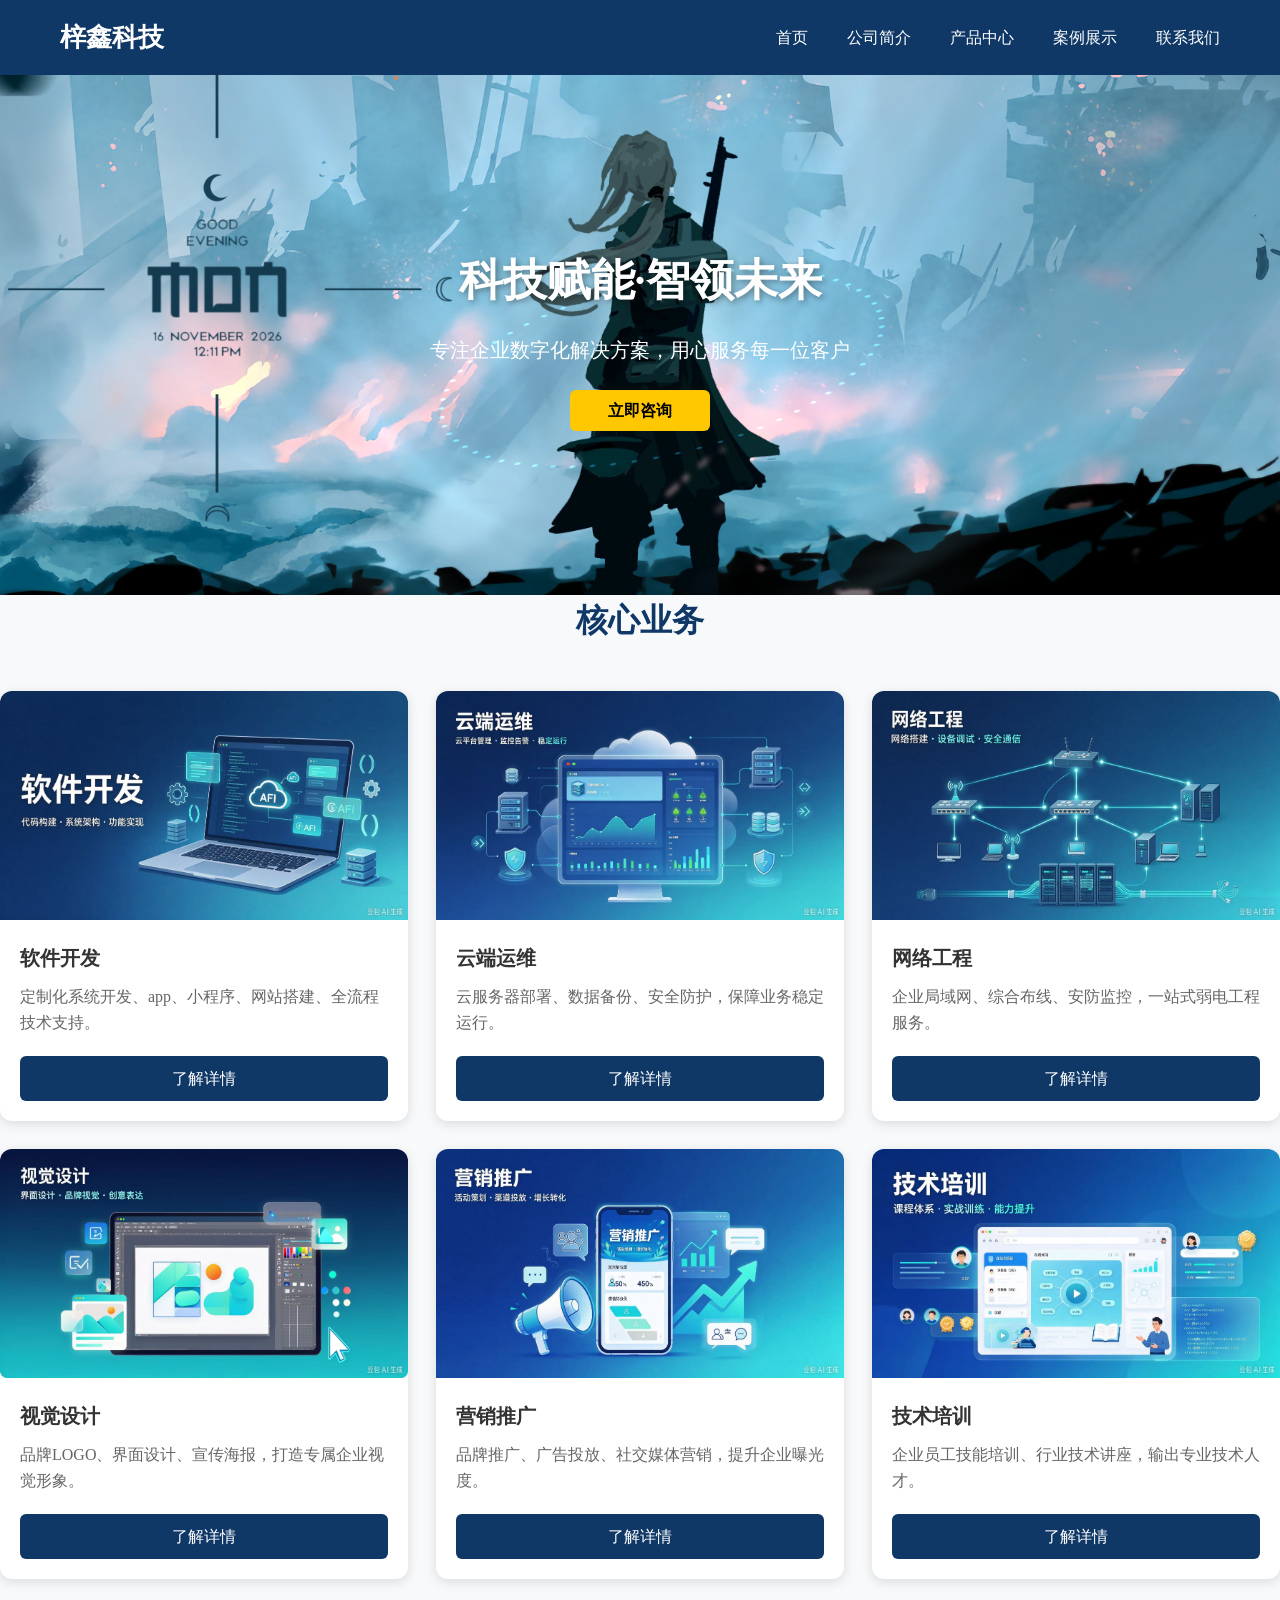
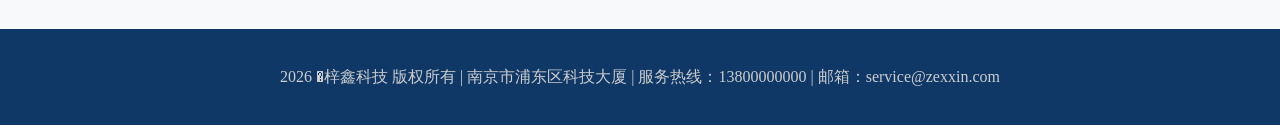
<file: index.html>
<!DOCTYPE html>
<html lang="zh-CN">
<head>
    <meta charset="UTF-8">
    <meta name="viewport" content="width=device-width, initial-scale=1.0">
    <title>企业官网首页</title>
    <link rel="stylesheet" href="style.css">
</head>
<body>
    <header>
        <div class="logo">梓鑫科技</div>
        <nav class="nav-list">
            <a href="#">首页</a>
            <a href="#">公司简介</a>
            <a href="#">产品中心</a>
            <a href="#">案例展示</a>
            <a href="#">联系我们</a>
        </nav>
    </header>
    <section class="banner">
        <div class="banner-content">
            <h1>科技赋能·智领未来</h1>
            <p>专注企业数字化解决方案，用心服务每一位客户</p>
            <a href="#" class="banner-btn">立即咨询</a>
        </div>
    </section>
    <main>
        <h2 class="section-title">核心业务</h2>
        <div class="card-wrapper">
            <div class="card">
                <img src="images/软件开发.jpg" alt="软件开发">
                <h3>软件开发</h3>
                <p>定制化系统开发、app、小程序、网站搭建、全流程技术支持。</p>
                <a href="#" class="card-btn">了解详情</a>
            </div>
            <div class="card">
                <img src="images/云端运维.jpg" alt="云服务">
                <h3>云端运维</h3>
                <p>云服务器部署、数据备份、安全防护，保障业务稳定运行。</p>
                <a href="#" class="card-btn">了解详情</a>
            </div>
            <div class="card">
                <img src="images/网络工程.jpg" alt="网络搭建">
                <h3>网络工程</h3>
                <p>企业局域网、综合布线、安防监控，一站式弱电工程服务。</p>
                <a href="#" class="card-btn">了解详情</a>
            </div>
            <div class="card">
                <img src="images/视觉设计.jpg" alt="UI设计">
                <h3>视觉设计</h3>
                <p>品牌LOGO、界面设计、宣传海报，打造专属企业视觉形象。</p>
                <a href="#" class="card-btn">了解详情</a>
            </div>
            <div class="card">
                <img src="images/营销推广.jpg" alt="营销推广">
                <h3>营销推广</h3>
                <p>品牌推广、广告投放、社交媒体营销，提升企业曝光度。</p>
                <a href="#" class="card-btn">了解详情</a>
            </div>
            <div class="card">
                <img src="images/技术培训.jpg" alt="技术培训">
                <h3>技术培训</h3>
                <p>企业员工技能培训、行业技术讲座，输出专业技术人才。</p>
                <a href="#" class="card-btn">了解详情</a>
            </div>
        </div>
    </main>
    <footer>
        <p>2026 �梓鑫科技 版权所有 | 南京市浦东区科技大厦 | 服务热线：13800000000 | 邮箱：service@zexxin.com</p>
</body>
</html>
</file>
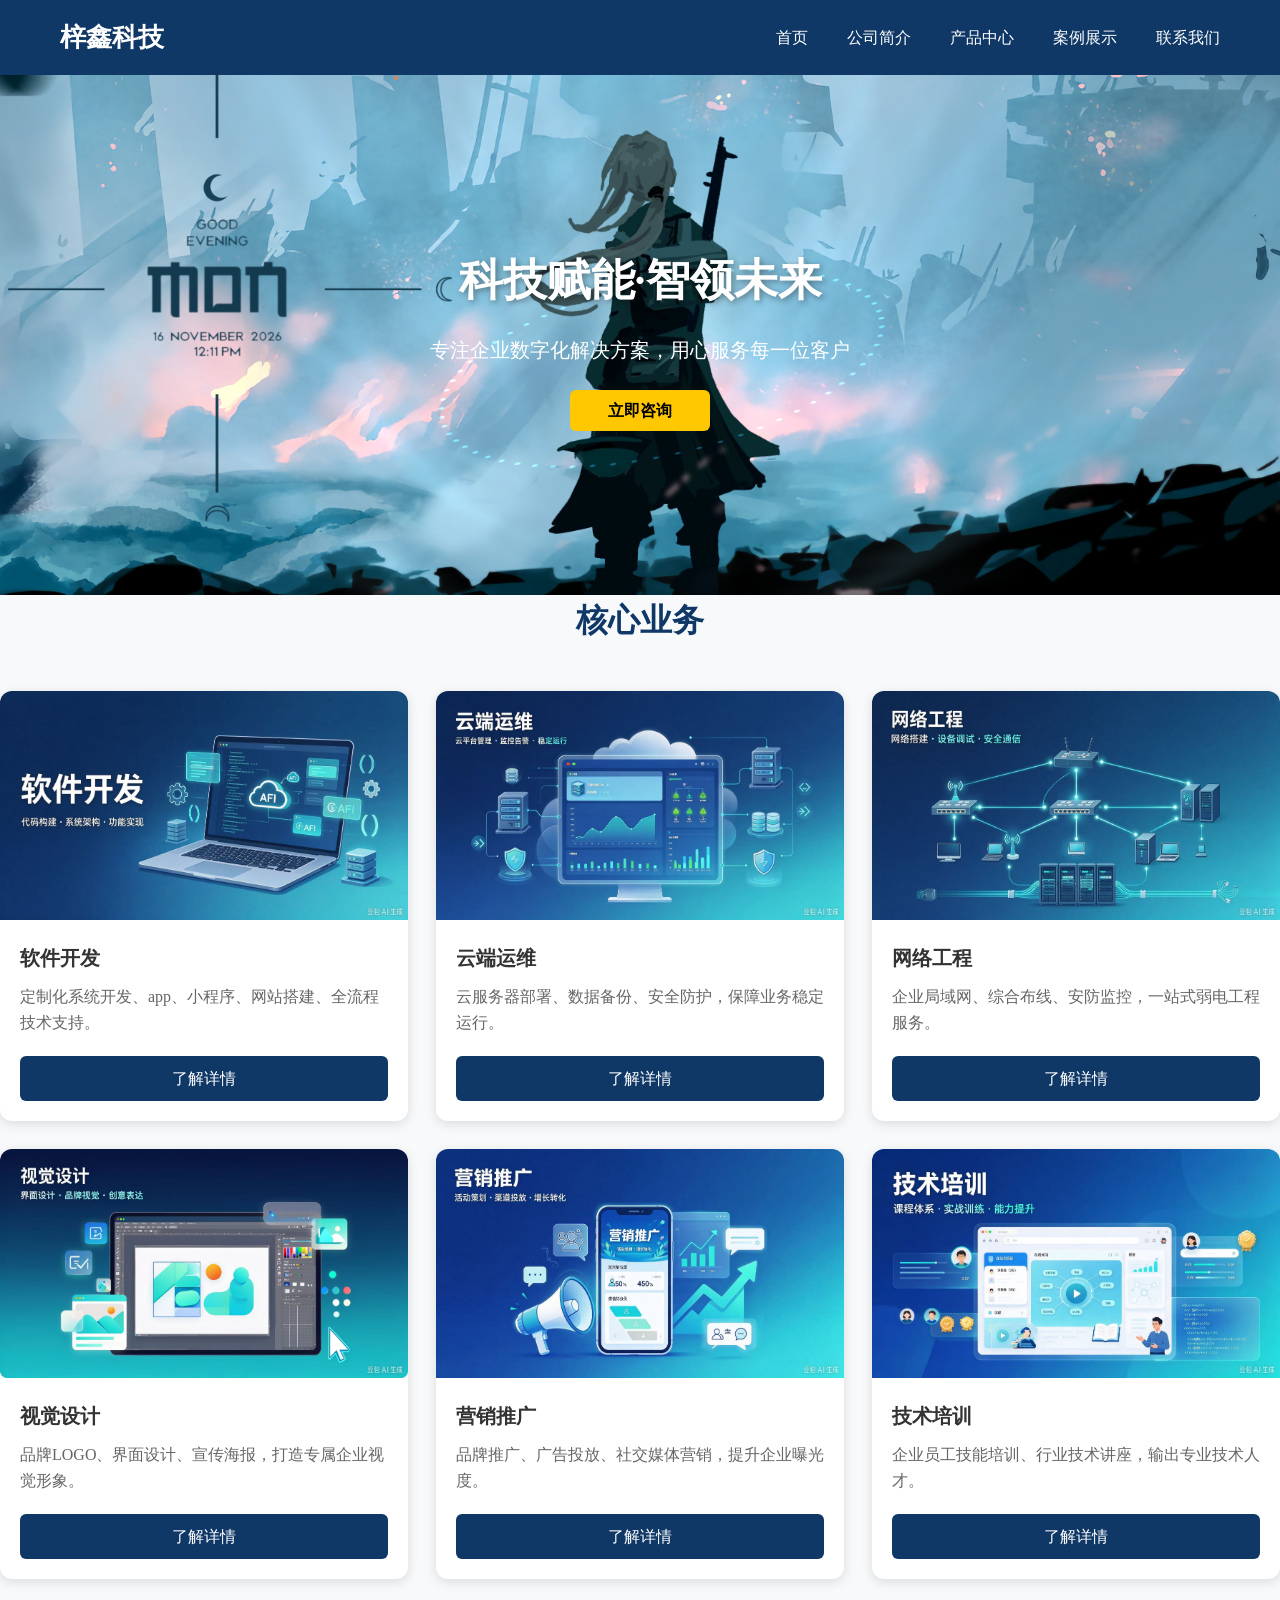
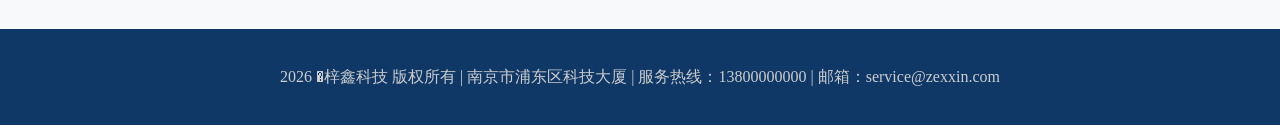
<file: 网页.html>
<!DOCTYPE html>
<html lang="zh-CN">
<head>
    <meta charset="UTF-8">
    <meta name="viewport" content="width=device-width, initial-scale=1.0">
    <title>企业官网首页</title>
    <link rel="stylesheet" href="style.css">
</head>
<body>
    <header>
        <div class="logo">梓鑫科技</div>
        <nav class="nav-list">
            <a href="#">首页</a>
            <a href="#">公司简介</a>
            <a href="#">产品中心</a>
            <a href="#">案例展示</a>
            <a href="#">联系我们</a>
        </nav>
    </header>
    <section class="banner">
        <div class="banner-content">
            <h1>科技赋能·智领未来</h1>
            <p>专注企业数字化解决方案，用心服务每一位客户</p>
            <a href="#" class="banner-btn">立即咨询</a>
        </div>
    </section>
    <main>
        <h2 class="section-title">核心业务</h2>
        <div class="card-wrapper">
            <div class="card">
                <img src="images/软件开发.jpg" alt="软件开发">
                <h3>软件开发</h3>
                <p>定制化系统开发、app、小程序、网站搭建、全流程技术支持。</p>
                <a href="#" class="card-btn">了解详情</a>
            </div>
            <div class="card">
                <img src="images/云端运维.jpg" alt="云服务">
                <h3>云端运维</h3>
                <p>云服务器部署、数据备份、安全防护，保障业务稳定运行。</p>
                <a href="#" class="card-btn">了解详情</a>
            </div>
            <div class="card">
                <img src="images/网络工程.jpg" alt="网络搭建">
                <h3>网络工程</h3>
                <p>企业局域网、综合布线、安防监控，一站式弱电工程服务。</p>
                <a href="#" class="card-btn">了解详情</a>
            </div>
            <div class="card">
                <img src="images/视觉设计.jpg" alt="UI设计">
                <h3>视觉设计</h3>
                <p>品牌LOGO、界面设计、宣传海报，打造专属企业视觉形象。</p>
                <a href="#" class="card-btn">了解详情</a>
            </div>
            <div class="card">
                <img src="images/营销推广.jpg" alt="营销推广">
                <h3>营销推广</h3>
                <p>品牌推广、广告投放、社交媒体营销，提升企业曝光度。</p>
                <a href="#" class="card-btn">了解详情</a>
            </div>
            <div class="card">
                <img src="images/技术培训.jpg" alt="技术培训">
                <h3>技术培训</h3>
                <p>企业员工技能培训、行业技术讲座，输出专业技术人才。</p>
                <a href="#" class="card-btn">了解详情</a>
            </div>
        </div>
    </main>
    <footer>
        <p>2026 �梓鑫科技 版权所有 | 南京市浦东区科技大厦 | 服务热线：13800000000 | 邮箱：service@zexxin.com</p>
</body>
</html>
</file>
<file: style.css>
*{
    box-sizing:border-box;
    margin: 0;
    padding: 0;
}
body{
    font-family:"微软雅黑";
    color:#333;
    line-height: 1.6;
    background-color: #f8f9fa;
}
a{
    text-decoration: none;
    color:inherit;
}
img{
    width: 100%;
    display:block;
}
header{
    display: flex;
    justify-content: space-between;
    align-items: center;
    background-color: #0f3867;
    color:#fff;
    height: 75px;
    padding: 0 60px;
    position: sticky;
    top: 0;
    z-index: 999;
}
.logo{
    font-size: 26px;
    font-weight: bold;
}
.nav-list a {
    margin-left: 35px;
    font-size: 16px;
    transition: color 0.3s ease;
}
.nav-list a:hover{
    color: #ffc800;
}
.banner{
    height: 520px;
    background: url("images/violet\ Evergarden.png") no-repeat center;
    background-size: cover;
    display: flex;
    justify-content: center;
    align-items: center;
    text-align: center;
    color: #fff;
}
.banner-content h1 {
    font-size:44px;
    margin-bottom:18px;
    text-shadow:2px 2px 6px rgba(0,0,0,0.4);
}
.banner-content p{
    font-size:20px;
    margin-bottom:32px;
}
.banner-btn{
    padding: 12px 38px;
    background-color: #ffc800;
    color:#000;
    border-radius: 6px;
    font-weight: bold;
    transition: background 0.3s ease;
}
.banner-btn:hover{
    background-color: #ffd94d;
}
.main{
    width: 92%;
    margin: 70px auto;
}
.section-title{
    text-align: center;
    font-size: 32px;
    color:#0f3867;
    margin-bottom: 45px;
}
.card-wrapper{
    display: grid;
    grid-template-columns: repeat(3, 1fr);
    gap: 28px;
}
.card{
    display: flex;
    flex-direction: column;
    background:#fff;
    border-radius: 12px;
    box-shadow: 0 3px 12px rgba(0,0,0,0.12);
    overflow: hidden;
    transition: transform 0.3s ease, box-shadow 0.3s ease;
}
.card:hover{
    transform: translateY(-10px);
    box-shadow: 0 6px 24px rgba(0,0,0,0.24);
}
.card h3{
    padding: 22px 20px 10px;
    font-size: 20px;
}
.card p{
    padding: 0 20px 20px;
    flex: 1;
    color: #666;
}
.card-btn{
    margin: 0 20px 20px;
    padding: 10px;
    text-align: center;
    background: #0f3867;
    color: #fff;
    border-radius: 6px;
    transition: background 0.3s ease;
}
.card-btn:hover{
    background: #184b88;
}
footer {
    background-color: #0f3867;
    color:#ccc;
    text-align: center;
    padding: 35px 0;
    margin-top: 50px;
}
@media screen and (max-width: 1024px) {
    .card-wrapper{
        grid-template-columns: repeat(2, 1fr);
    }
}
</file>
